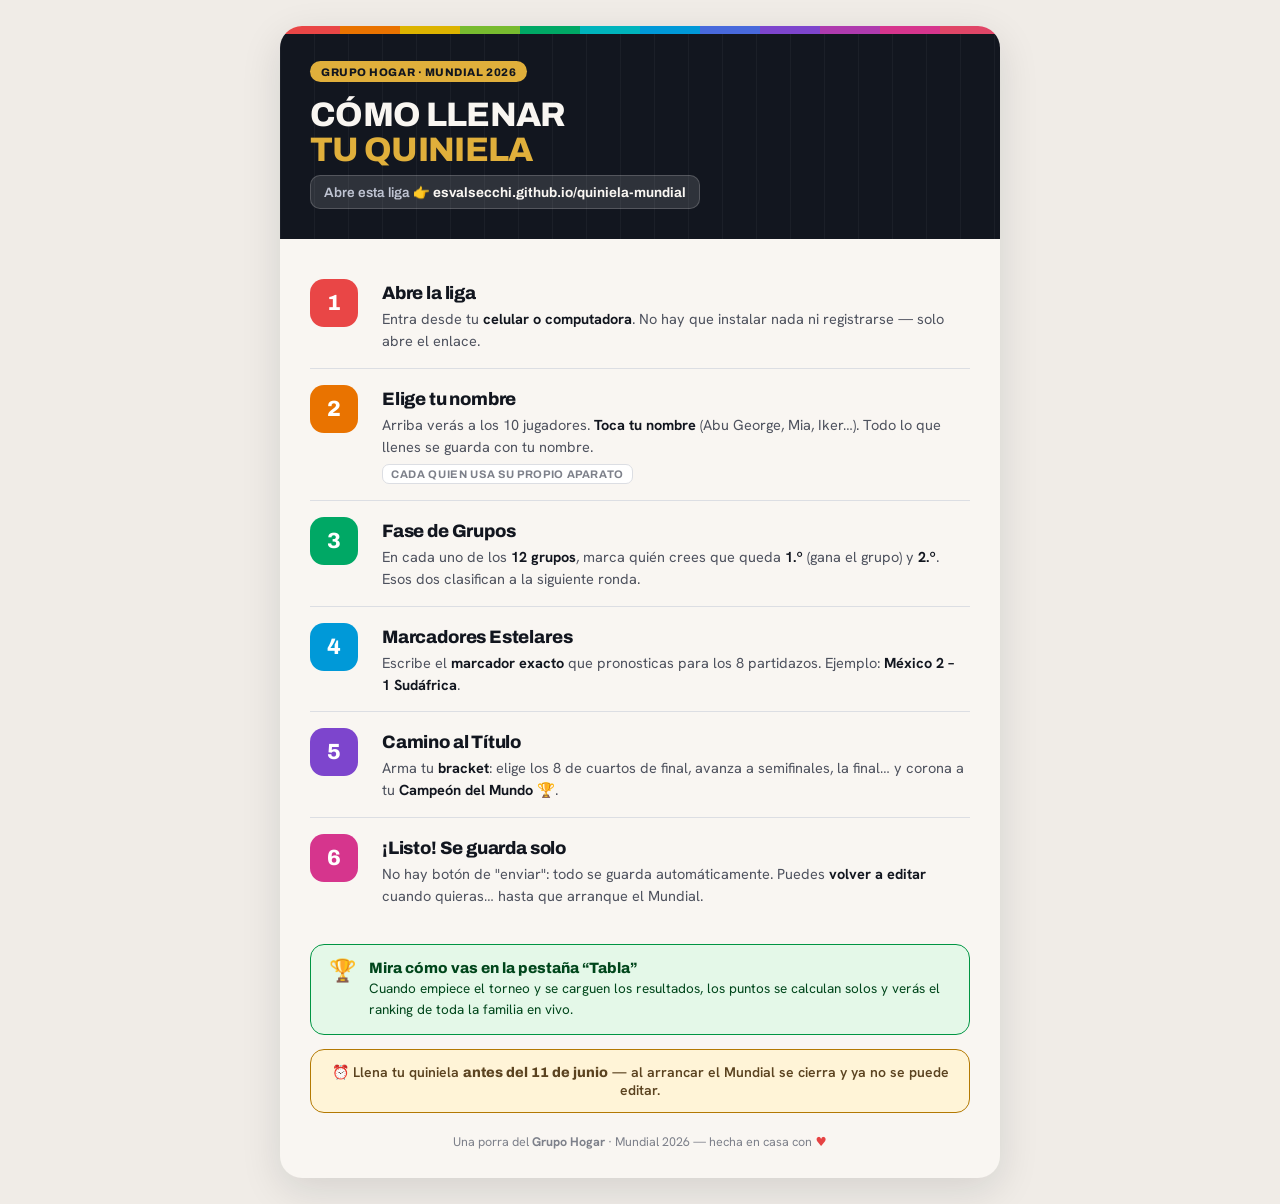
<file: como-jugar.html>
<!DOCTYPE html>
<html lang="es">
<head>
<meta charset="UTF-8" />
<meta name="viewport" content="width=device-width, initial-scale=1.0" />
<title>Cómo llenar tu quiniela · Grupo Hogar</title>
<link rel="preconnect" href="https://fonts.googleapis.com" />
<link rel="preconnect" href="https://fonts.gstatic.com" crossorigin />
<link href="https://fonts.googleapis.com/css2?family=Archivo:wght@500;600;700;800;900&family=Hanken+Grotesk:wght@400;500;600;700&display=swap" rel="stylesheet" />
<style>
  :root{
    --paper:oklch(0.975 0.006 80); --card:#fff; --ink:oklch(0.20 0.02 270);
    --ink-soft:oklch(0.44 0.02 270); --ink-faint:oklch(0.60 0.015 270);
    --line:oklch(0.90 0.008 270); --gold:oklch(0.78 0.14 85); --gold-deep:oklch(0.62 0.13 75);
    --brand:oklch(0.58 0.17 152); --brand-ink:oklch(0.34 0.10 152);
    --fd:"Archivo",system-ui,sans-serif; --fb:"Hanken Grotesk",system-ui,sans-serif;
  }
  *{box-sizing:border-box;}
  body{margin:0;background:oklch(0.945 0.008 80);font-family:var(--fb);color:var(--ink);-webkit-font-smoothing:antialiased;padding:26px 16px;}
  .sheet{max-width:720px;margin:0 auto;background:var(--paper);border-radius:22px;overflow:hidden;box-shadow:0 12px 40px oklch(0.2 0.02 270/0.12);}
  .colorbar{display:flex;height:8px;}
  .colorbar span{flex:1;}
  .head{background:var(--ink);color:var(--paper);padding:26px 30px 30px;position:relative;overflow:hidden;}
  .head::before{content:"";position:absolute;inset:0;background-image:repeating-linear-gradient(90deg,oklch(1 0 0/0.04) 0 1px,transparent 1px 34px);}
  .head>*{position:relative;}
  .badge{display:inline-block;font-family:var(--fd);font-weight:800;font-size:11px;letter-spacing:.05em;text-transform:uppercase;color:var(--ink);background:var(--gold);padding:5px 11px 4px;border-radius:999px;}
  h1{font-family:var(--fd);font-weight:800;letter-spacing:-.02em;font-size:34px;line-height:1.02;margin:16px 0 8px;text-transform:uppercase;}
  h1 em{font-style:normal;color:var(--gold);}
  .url{font-family:var(--fd);font-weight:700;font-size:13.5px;color:var(--paper);background:oklch(1 0 0/0.12);border:1px solid oklch(1 0 0/0.18);padding:8px 13px;border-radius:10px;display:inline-block;word-break:break-all;}
  .url .lbl{color:oklch(0.82 0.02 270);font-weight:600;}
  .steps{padding:24px 30px 8px;}
  .step{display:grid;grid-template-columns:54px 1fr;gap:18px;align-items:start;padding:16px 0;border-bottom:1px solid var(--line);}
  .step:last-child{border-bottom:none;}
  .n{width:48px;height:48px;border-radius:14px;display:grid;place-items:center;color:#fff;font-family:var(--fd);font-weight:800;font-size:22px;}
  .st h3{font-family:var(--fd);font-weight:800;font-size:18px;margin:4px 0 5px;letter-spacing:-.01em;}
  .st p{margin:0;font-size:14.5px;color:var(--ink-soft);line-height:1.5;text-wrap:pretty;}
  .st p b{color:var(--ink);}
  .tag{display:inline-block;font-family:var(--fd);font-weight:700;font-size:11px;text-transform:uppercase;letter-spacing:.06em;color:var(--ink-faint);background:#fff;border:1px solid var(--line);padding:3px 8px;border-radius:7px;margin-top:7px;}
  .tip{margin:14px 30px 0;background:oklch(0.96 0.03 152);border:1px solid var(--brand);border-radius:14px;padding:15px 18px;display:flex;gap:13px;align-items:flex-start;}
  .tip .ic{font-size:22px;line-height:1;}
  .tip .tt{font-family:var(--fd);font-weight:800;color:var(--brand-ink);font-size:15px;margin-bottom:2px;}
  .tip p{margin:0;font-size:13.5px;color:var(--brand-ink);line-height:1.5;}
  .deadline{margin:14px 30px 0;background:oklch(0.97 0.04 85);border:1px solid var(--gold-deep);border-radius:14px;padding:13px 18px;font-size:14px;color:oklch(0.40 0.06 75);text-align:center;font-weight:600;}
  .deadline b{font-family:var(--fd);font-weight:800;}
  .foot{padding:20px 30px 28px;text-align:center;color:var(--ink-faint);font-size:12.5px;}
  .foot .heart{color:oklch(0.62 0.2 25);}
  @media (max-width:520px){
    .head{padding:22px 20px 26px;} h1{font-size:27px;} .steps{padding:18px 20px 6px;}
    .step{grid-template-columns:44px 1fr;gap:13px;} .n{width:40px;height:40px;font-size:18px;border-radius:12px;}
    .tip,.deadline{margin-left:20px;margin-right:20px;}
  }
</style>
</head>
<body>
  <div class="sheet">
    <div class="colorbar">
      <span style="background:oklch(0.63 0.20 25)"></span><span style="background:oklch(0.68 0.18 55)"></span>
      <span style="background:oklch(0.78 0.16 92)"></span><span style="background:oklch(0.72 0.18 132)"></span>
      <span style="background:oklch(0.64 0.16 158)"></span><span style="background:oklch(0.70 0.12 200)"></span>
      <span style="background:oklch(0.64 0.15 233)"></span><span style="background:oklch(0.56 0.18 268)"></span>
      <span style="background:oklch(0.53 0.20 298)"></span><span style="background:oklch(0.56 0.20 328)"></span>
      <span style="background:oklch(0.60 0.21 352)"></span><span style="background:oklch(0.62 0.19 12)"></span>
    </div>

    <div class="head">
      <span class="badge">Grupo Hogar · Mundial 2026</span>
      <h1>Cómo llenar<br /><em>tu quiniela</em></h1>
      <span class="url"><span class="lbl">Abre esta liga 👉</span> esvalsecchi.github.io/quiniela-mundial</span>
    </div>

    <div class="steps">
      <div class="step">
        <div class="n" style="background:oklch(0.63 0.20 25)">1</div>
        <div class="st"><h3>Abre la liga</h3>
          <p>Entra desde tu <b>celular o computadora</b>. No hay que instalar nada ni registrarse — solo abre el enlace.</p></div>
      </div>
      <div class="step">
        <div class="n" style="background:oklch(0.68 0.18 55)">2</div>
        <div class="st"><h3>Elige tu nombre</h3>
          <p>Arriba verás a los 10 jugadores. <b>Toca tu nombre</b> (Abu George, Mia, Iker…). Todo lo que llenes se guarda con tu nombre.</p>
          <span class="tag">Cada quien usa su propio aparato</span></div>
      </div>
      <div class="step">
        <div class="n" style="background:oklch(0.64 0.16 158)">3</div>
        <div class="st"><h3>Fase de Grupos</h3>
          <p>En cada uno de los <b>12 grupos</b>, marca quién crees que queda <b>1.º</b> (gana el grupo) y <b>2.º</b>. Esos dos clasifican a la siguiente ronda.</p></div>
      </div>
      <div class="step">
        <div class="n" style="background:oklch(0.64 0.15 233)">4</div>
        <div class="st"><h3>Marcadores Estelares</h3>
          <p>Escribe el <b>marcador exacto</b> que pronosticas para los 8 partidazos. Ejemplo: <b>México 2 – 1 Sudáfrica</b>.</p></div>
      </div>
      <div class="step">
        <div class="n" style="background:oklch(0.53 0.20 298)">5</div>
        <div class="st"><h3>Camino al Título</h3>
          <p>Arma tu <b>bracket</b>: elige los 8 de cuartos de final, avanza a semifinales, la final… y corona a tu <b>Campeón del Mundo</b> 🏆.</p></div>
      </div>
      <div class="step">
        <div class="n" style="background:oklch(0.60 0.21 352)">6</div>
        <div class="st"><h3>¡Listo! Se guarda solo</h3>
          <p>No hay botón de "enviar": todo se guarda automáticamente. Puedes <b>volver a editar</b> cuando quieras… hasta que arranque el Mundial.</p></div>
      </div>
    </div>

    <div class="tip">
      <span class="ic">🏆</span>
      <div><div class="tt">Mira cómo vas en la pestaña “Tabla”</div>
      <p>Cuando empiece el torneo y se carguen los resultados, los puntos se calculan solos y verás el ranking de toda la familia en vivo.</p></div>
    </div>

    <div class="deadline">⏰ Llena tu quiniela <b>antes del 11 de junio</b> — al arrancar el Mundial se cierra y ya no se puede editar.</div>

    <div class="foot">Una porra del <b>Grupo Hogar</b> · Mundial 2026 — hecha en casa con <span class="heart">♥</span></div>
  </div>
</body>
</html>
</file>
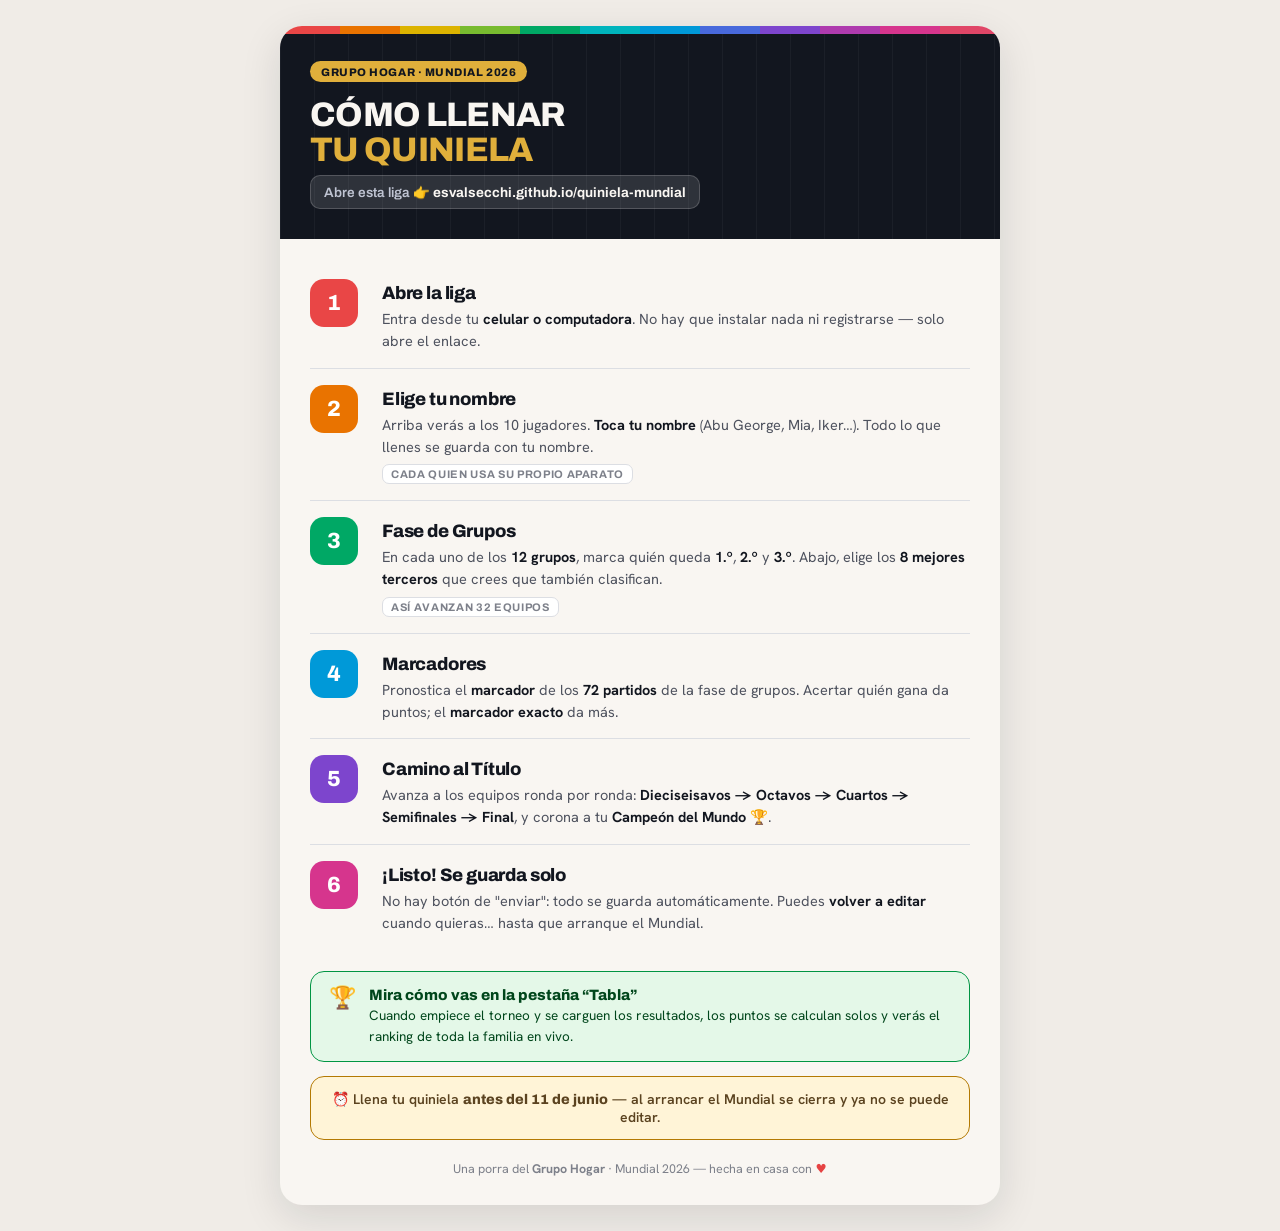
<file: Cómo Jugar.html>
<!DOCTYPE html>
<html lang="es">
<head>
<meta charset="UTF-8" />
<meta name="viewport" content="width=device-width, initial-scale=1.0" />
<title>Cómo llenar tu quiniela · Grupo Hogar</title>
<link rel="preconnect" href="https://fonts.googleapis.com" />
<link rel="preconnect" href="https://fonts.gstatic.com" crossorigin />
<link href="https://fonts.googleapis.com/css2?family=Archivo:wght@500;600;700;800;900&family=Hanken+Grotesk:wght@400;500;600;700&display=swap" rel="stylesheet" />
<style>
  :root{
    --paper:oklch(0.975 0.006 80); --card:#fff; --ink:oklch(0.20 0.02 270);
    --ink-soft:oklch(0.44 0.02 270); --ink-faint:oklch(0.60 0.015 270);
    --line:oklch(0.90 0.008 270); --gold:oklch(0.78 0.14 85); --gold-deep:oklch(0.62 0.13 75);
    --brand:oklch(0.58 0.17 152); --brand-ink:oklch(0.34 0.10 152);
    --fd:"Archivo",system-ui,sans-serif; --fb:"Hanken Grotesk",system-ui,sans-serif;
  }
  *{box-sizing:border-box;}
  body{margin:0;background:oklch(0.945 0.008 80);font-family:var(--fb);color:var(--ink);-webkit-font-smoothing:antialiased;padding:26px 16px;}
  .sheet{max-width:720px;margin:0 auto;background:var(--paper);border-radius:22px;overflow:hidden;box-shadow:0 12px 40px oklch(0.2 0.02 270/0.12);}
  .colorbar{display:flex;height:8px;}
  .colorbar span{flex:1;}
  .head{background:var(--ink);color:var(--paper);padding:26px 30px 30px;position:relative;overflow:hidden;}
  .head::before{content:"";position:absolute;inset:0;background-image:repeating-linear-gradient(90deg,oklch(1 0 0/0.04) 0 1px,transparent 1px 34px);}
  .head>*{position:relative;}
  .badge{display:inline-block;font-family:var(--fd);font-weight:800;font-size:11px;letter-spacing:.05em;text-transform:uppercase;color:var(--ink);background:var(--gold);padding:5px 11px 4px;border-radius:999px;}
  h1{font-family:var(--fd);font-weight:800;letter-spacing:-.02em;font-size:34px;line-height:1.02;margin:16px 0 8px;text-transform:uppercase;}
  h1 em{font-style:normal;color:var(--gold);}
  .url{font-family:var(--fd);font-weight:700;font-size:13.5px;color:var(--paper);background:oklch(1 0 0/0.12);border:1px solid oklch(1 0 0/0.18);padding:8px 13px;border-radius:10px;display:inline-block;word-break:break-all;}
  .url .lbl{color:oklch(0.82 0.02 270);font-weight:600;}
  .steps{padding:24px 30px 8px;}
  .step{display:grid;grid-template-columns:54px 1fr;gap:18px;align-items:start;padding:16px 0;border-bottom:1px solid var(--line);}
  .step:last-child{border-bottom:none;}
  .n{width:48px;height:48px;border-radius:14px;display:grid;place-items:center;color:#fff;font-family:var(--fd);font-weight:800;font-size:22px;}
  .st h3{font-family:var(--fd);font-weight:800;font-size:18px;margin:4px 0 5px;letter-spacing:-.01em;}
  .st p{margin:0;font-size:14.5px;color:var(--ink-soft);line-height:1.5;text-wrap:pretty;}
  .st p b{color:var(--ink);}
  .tag{display:inline-block;font-family:var(--fd);font-weight:700;font-size:11px;text-transform:uppercase;letter-spacing:.06em;color:var(--ink-faint);background:#fff;border:1px solid var(--line);padding:3px 8px;border-radius:7px;margin-top:7px;}
  .tip{margin:14px 30px 0;background:oklch(0.96 0.03 152);border:1px solid var(--brand);border-radius:14px;padding:15px 18px;display:flex;gap:13px;align-items:flex-start;}
  .tip .ic{font-size:22px;line-height:1;}
  .tip .tt{font-family:var(--fd);font-weight:800;color:var(--brand-ink);font-size:15px;margin-bottom:2px;}
  .tip p{margin:0;font-size:13.5px;color:var(--brand-ink);line-height:1.5;}
  .deadline{margin:14px 30px 0;background:oklch(0.97 0.04 85);border:1px solid var(--gold-deep);border-radius:14px;padding:13px 18px;font-size:14px;color:oklch(0.40 0.06 75);text-align:center;font-weight:600;}
  .deadline b{font-family:var(--fd);font-weight:800;}
  .foot{padding:20px 30px 28px;text-align:center;color:var(--ink-faint);font-size:12.5px;}
  .foot .heart{color:oklch(0.62 0.2 25);}
  @media (max-width:520px){
    .head{padding:22px 20px 26px;} h1{font-size:27px;} .steps{padding:18px 20px 6px;}
    .step{grid-template-columns:44px 1fr;gap:13px;} .n{width:40px;height:40px;font-size:18px;border-radius:12px;}
    .tip,.deadline{margin-left:20px;margin-right:20px;}
  }
</style>
</head>
<body>
  <div class="sheet">
    <div class="colorbar">
      <span style="background:oklch(0.63 0.20 25)"></span><span style="background:oklch(0.68 0.18 55)"></span>
      <span style="background:oklch(0.78 0.16 92)"></span><span style="background:oklch(0.72 0.18 132)"></span>
      <span style="background:oklch(0.64 0.16 158)"></span><span style="background:oklch(0.70 0.12 200)"></span>
      <span style="background:oklch(0.64 0.15 233)"></span><span style="background:oklch(0.56 0.18 268)"></span>
      <span style="background:oklch(0.53 0.20 298)"></span><span style="background:oklch(0.56 0.20 328)"></span>
      <span style="background:oklch(0.60 0.21 352)"></span><span style="background:oklch(0.62 0.19 12)"></span>
    </div>

    <div class="head">
      <span class="badge">Grupo Hogar · Mundial 2026</span>
      <h1>Cómo llenar<br /><em>tu quiniela</em></h1>
      <span class="url"><span class="lbl">Abre esta liga 👉</span> esvalsecchi.github.io/quiniela-mundial</span>
    </div>

    <div class="steps">
      <div class="step">
        <div class="n" style="background:oklch(0.63 0.20 25)">1</div>
        <div class="st"><h3>Abre la liga</h3>
          <p>Entra desde tu <b>celular o computadora</b>. No hay que instalar nada ni registrarse — solo abre el enlace.</p></div>
      </div>
      <div class="step">
        <div class="n" style="background:oklch(0.68 0.18 55)">2</div>
        <div class="st"><h3>Elige tu nombre</h3>
          <p>Arriba verás a los 10 jugadores. <b>Toca tu nombre</b> (Abu George, Mia, Iker…). Todo lo que llenes se guarda con tu nombre.</p>
          <span class="tag">Cada quien usa su propio aparato</span></div>
      </div>
      <div class="step">
        <div class="n" style="background:oklch(0.64 0.16 158)">3</div>
        <div class="st"><h3>Fase de Grupos</h3>
          <p>En cada uno de los <b>12 grupos</b>, marca quién queda <b>1.º</b>, <b>2.º</b> y <b>3.º</b>. Abajo, elige los <b>8 mejores terceros</b> que crees que también clasifican.</p>
          <span class="tag">Así avanzan 32 equipos</span></div>
      </div>
      <div class="step">
        <div class="n" style="background:oklch(0.64 0.15 233)">4</div>
        <div class="st"><h3>Marcadores</h3>
          <p>Pronostica el <b>marcador</b> de los <b>72 partidos</b> de la fase de grupos. Acertar quién gana da puntos; el <b>marcador exacto</b> da más.</p></div>
      </div>
      <div class="step">
        <div class="n" style="background:oklch(0.53 0.20 298)">5</div>
        <div class="st"><h3>Camino al Título</h3>
          <p>Avanza a los equipos ronda por ronda: <b>Dieciseisavos → Octavos → Cuartos → Semifinales → Final</b>, y corona a tu <b>Campeón del Mundo</b> 🏆.</p></div>
      </div>
      <div class="step">
        <div class="n" style="background:oklch(0.60 0.21 352)">6</div>
        <div class="st"><h3>¡Listo! Se guarda solo</h3>
          <p>No hay botón de "enviar": todo se guarda automáticamente. Puedes <b>volver a editar</b> cuando quieras… hasta que arranque el Mundial.</p></div>
      </div>
    </div>

    <div class="tip">
      <span class="ic">🏆</span>
      <div><div class="tt">Mira cómo vas en la pestaña “Tabla”</div>
      <p>Cuando empiece el torneo y se carguen los resultados, los puntos se calculan solos y verás el ranking de toda la familia en vivo.</p></div>
    </div>

    <div class="deadline">⏰ Llena tu quiniela <b>antes del 11 de junio</b> — al arrancar el Mundial se cierra y ya no se puede editar.</div>

    <div class="foot">Una porra del <b>Grupo Hogar</b> · Mundial 2026 — hecha en casa con <span class="heart">♥</span></div>
  </div>
</body>
</html>
</file>
